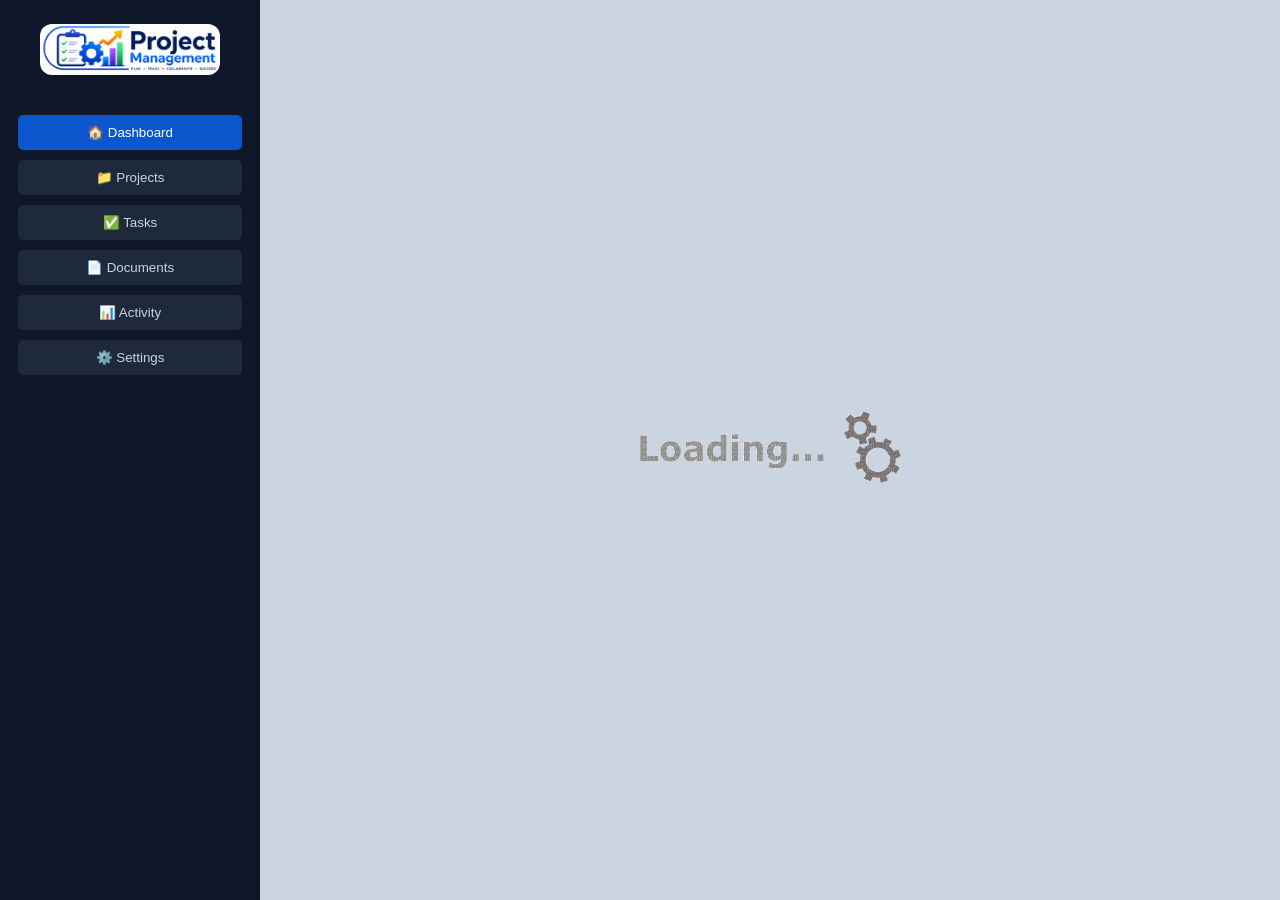
<file: index.html>
<!DOCTYPE html>
<html lang="id">
<head>
  <meta charset="UTF-8">
  <meta name="viewport" content="width=device-width, initial-scale=1.0">
  <title>Dashboard Project Management</title>

  <link rel="preconnect" href="https://fonts.googleapis.com">
  <link rel="preconnect" href="https://fonts.gstatic.com" crossorigin>
  <link href="https://fonts.googleapis.com/css2?family=Inter:wght@400;500;600;700&display=swap" rel="stylesheet">
  <link rel="stylesheet" href="./disk/css/main_style.css">
  <script src="./disk/js/main_script.js"></script>
  <!-- <script src="./disk/js/config.js"></script> -->
</head>
<body>

  <!-- SIDEBAR -->
  <aside class="sidebar">

    <div class="logo">
      <img src="./disk/img/icon_panjang.png" alt="Project Manager Logo">
    </div>

    <nav class="menu">
      <button onclick="loadPage(this,'dashboard')" class="active">🏠 Dashboard</button>
      <button onclick="loadPage(this,'project')">📁 Projects</button>
      <button onclick="loadPage(this,'task')">✅ Tasks</button>
      <button onclick="loadPage(this,'dokument')">📄 Documents</button>
      <button onclick="loadPage(this,'activity')">📊 Activity</button>
      <button onclick="loadPage(this,'setting')">⚙️ Settings</button>
    </nav>

  </aside>
  <aside class="loading" style="display: flex;">
    <img src="./disk/img/loading.gif" alt="">
  </aside>
  
  <div id="content"></div>
  <!-- script page  -->
  <script src="./disk/js/dashboard/dashboard.js"></script>
  <script src="./disk/js/project/project.js"></script>
  <script src="./disk/js/task/task.js"></script>
  <script src="./disk/js/dokument/dokument.js"></script>
  <script src="./disk/js/activity/activity.js"></script>
  <script src="./disk/js/setting/setting.js"></script>
  <script>console.log('start');</script>
  <script>
    async function  starUP(){
      const mc = new mainScript();
      await mc.init();
      const menu = {
        dashboard: new dashboard(mc),
        project: new project(mc),
        task: new task(mc),
        dokument: new dokument(mc),
        activity: new activity(mc),
        setting: new setting(mc)
      }
      return menu;
    }
    window.onload = async () => {
      window.menu = await starUP();
      // console.log(menu.dashboard.project);
      loadPage(document.querySelectorAll('.menu button')[0], 'dashboard');
    }
    async function loadPage(btnKlick, page) {
        const content = document.getElementById("content");
        const btnMenu = document.querySelectorAll(".menu button");
        // const mc = new MainScript();

        btnMenu.forEach(btn => btn.classList.remove("active"));
        btnKlick.classList.add("active");

        content.style.opacity = 0;

        setTimeout(async () => {
            const response = await fetch(`./pages/${page}/index.html`);
            const html = await response.text();

            content.innerHTML = html;
            content.style.opacity = 1;

            // await loadScriptOnce(`./disk/js/${page}/${page}.js`);
            if (typeof window.menu[`${page}`].init() === "function") {
                window.menu[`${page}`].init();
            }

        }, 200);
    }
  </script>
</body>
</html>
</file>
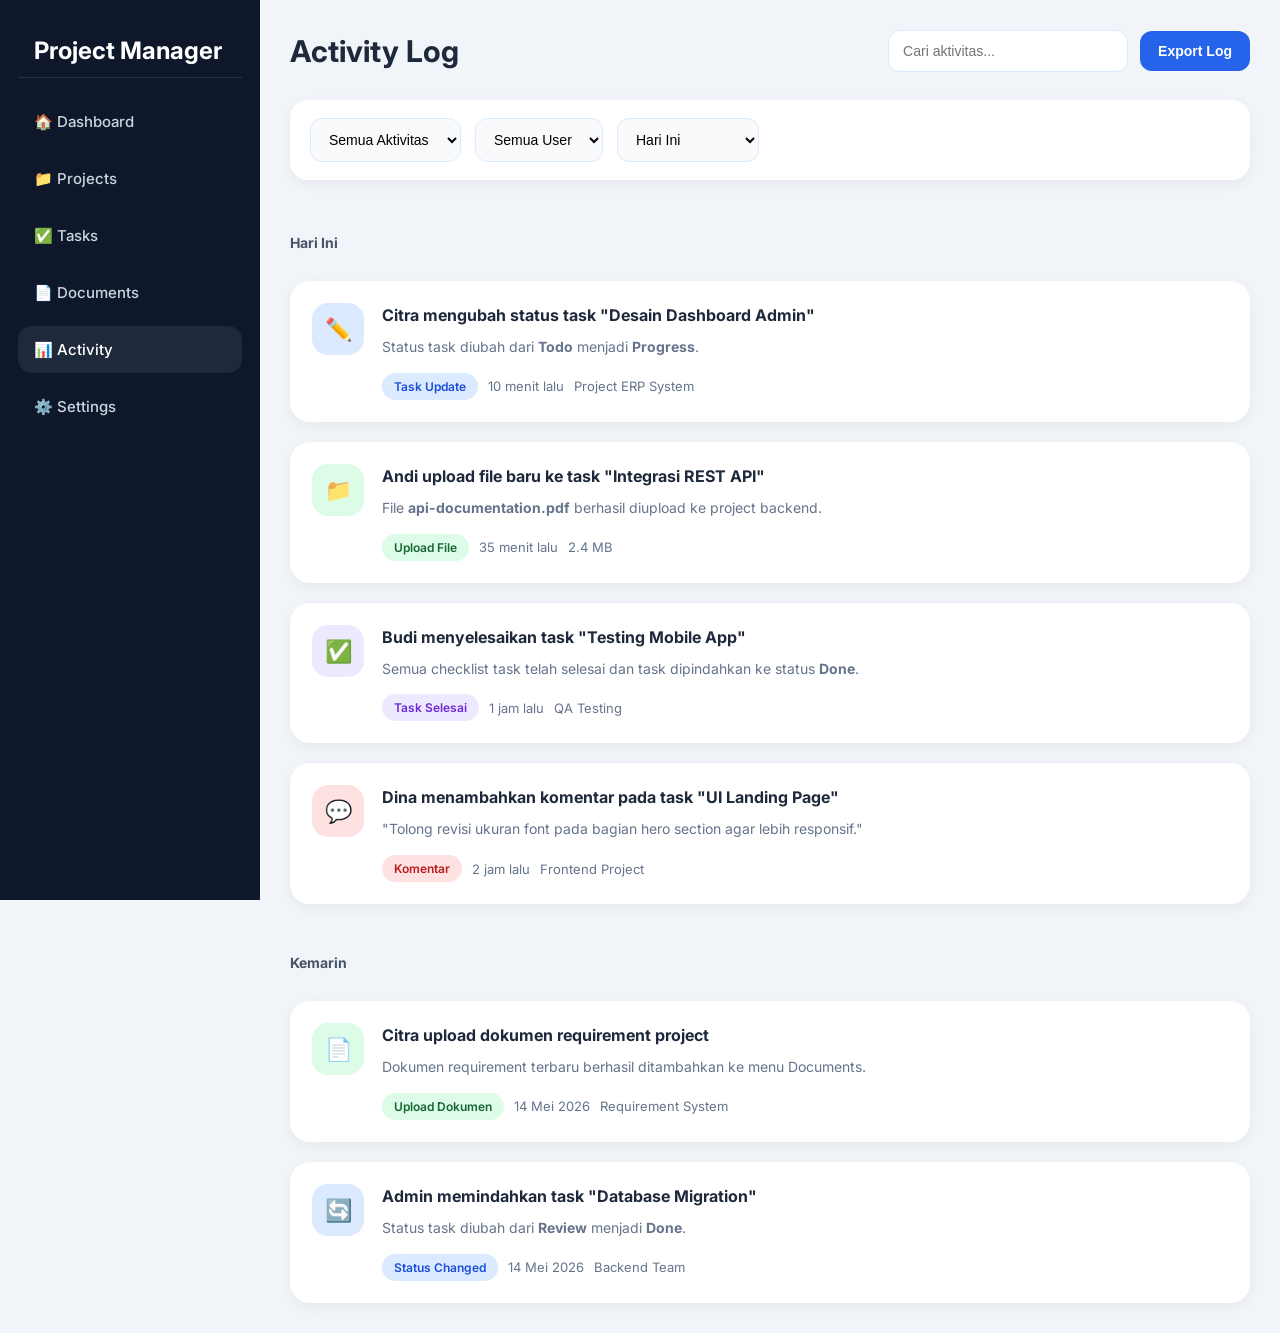
<file: avtivity.html>
<!DOCTYPE html>
<html lang="id">
<head>
  <meta charset="UTF-8">
  <meta name="viewport" content="width=device-width, initial-scale=1.0">
  <title>Activity Log - Project Management</title>

  <link rel="preconnect" href="https://fonts.googleapis.com">
  <link rel="preconnect" href="https://fonts.gstatic.com" crossorigin>

  <link href="https://fonts.googleapis.com/css2?family=Inter:wght@400;500;600;700&display=swap" rel="stylesheet">

  <style>

    *{
      margin:0;
      padding:0;
      box-sizing:border-box;
    }

    body{
      font-family:'Inter',sans-serif;
      background:#f1f5f9;
      color:#1e293b;
      display:flex;
      min-height:100vh;
    }

    /* =========================
       SIDEBAR
    ========================= */

    .sidebar{
      width:260px;
      background:#0f172a;
      color:white;
      padding:24px 18px;
      position:fixed;
      left:0;
      top:0;
      height:100vh;
    }

    .logo{
      font-size:24px;
      font-weight:700;
      padding:12px 16px;
      border-bottom:1px solid rgba(255,255,255,0.1);
      margin-bottom:20px;
    }

    .menu{
      display:flex;
      flex-direction:column;
      gap:10px;
    }

    .menu a{
      text-decoration:none;
      color:#cbd5e1;
      padding:14px 16px;
      border-radius:14px;
      transition:0.2s;
      font-size:15px;
      font-weight:500;
      display:flex;
      align-items:center;
      gap:12px;
    }

    .menu a:hover,
    .menu a.active{
      background:#1e293b;
      color:#fff;
    }

    /* =========================
       MAIN
    ========================= */

    .main{
      margin-left:260px;
      flex:1;
      padding:30px;
    }

    .topbar{
      display:flex;
      justify-content:space-between;
      align-items:center;
      margin-bottom:28px;
    }

    .topbar h1{
      font-size:30px;
      font-weight:700;
    }

    .topbar-right{
      display:flex;
      gap:12px;
      align-items:center;
    }

    .search{
      padding:12px 14px;
      border-radius:12px;
      border:1px solid #dbeafe;
      background:white;
      min-width:240px;
      outline:none;
      font-size:14px;
    }

    .btn{
      background:#2563eb;
      color:white;
      border:none;
      padding:12px 18px;
      border-radius:12px;
      cursor:pointer;
      font-size:14px;
      font-weight:600;
      transition:0.2s;
    }

    .btn:hover{
      background:#1d4ed8;
    }

    /* =========================
       FILTER
    ========================= */

    .filter-bar{
      background:white;
      padding:18px 20px;
      border-radius:18px;
      margin-bottom:24px;
      display:flex;
      gap:14px;
      flex-wrap:wrap;
      box-shadow:0 4px 14px rgba(0,0,0,0.05);
    }

    .filter-bar select{
      padding:12px 14px;
      border-radius:12px;
      border:1px solid #dbeafe;
      background:#f8fafc;
      font-size:14px;
      outline:none;
    }

    /* =========================
       ACTIVITY LOG
    ========================= */

    .activity-wrapper{
      display:flex;
      flex-direction:column;
      gap:20px;
    }

    .activity-card{
      background:white;
      border-radius:20px;
      padding:22px;
      box-shadow:0 4px 14px rgba(0,0,0,0.05);
      display:flex;
      gap:18px;
      align-items:flex-start;
    }

    .activity-icon{
      width:52px;
      height:52px;
      border-radius:16px;
      display:flex;
      align-items:center;
      justify-content:center;
      font-size:22px;
      flex-shrink:0;
    }

    .task-update{
      background:#dbeafe;
    }

    .file-upload{
      background:#dcfce7;
    }

    .task-done{
      background:#ede9fe;
    }

    .comment{
      background:#fee2e2;
    }

    .activity-content{
      flex:1;
    }

    .activity-title{
      font-size:16px;
      font-weight:700;
      margin-bottom:8px;
      line-height:1.5;
    }

    .activity-desc{
      font-size:14px;
      color:#64748b;
      line-height:1.7;
      margin-bottom:14px;
    }

    .activity-meta{
      display:flex;
      flex-wrap:wrap;
      gap:10px;
      align-items:center;
      font-size:13px;
      color:#64748b;
    }

    .badge{
      padding:6px 12px;
      border-radius:999px;
      font-size:12px;
      font-weight:600;
    }

    .blue{
      background:#dbeafe;
      color:#1d4ed8;
    }

    .green{
      background:#dcfce7;
      color:#166534;
    }

    .purple{
      background:#ede9fe;
      color:#6d28d9;
    }

    .red{
      background:#fee2e2;
      color:#b91c1c;
    }

    /* =========================
       TIMELINE
    ========================= */

    .timeline-date{
      margin:30px 0 10px;
      font-size:14px;
      font-weight:700;
      color:#475569;
    }

    /* =========================
       MOBILE
    ========================= */

    @media(max-width:900px){

      body{
        flex-direction:column;
      }

      .sidebar{
        position:relative;
        width:100%;
        height:auto;
      }

      .main{
        margin-left:0;
      }

      .topbar{
        flex-direction:column;
        align-items:flex-start;
        gap:16px;
      }

      .topbar-right{
        width:100%;
        flex-direction:column;
      }

      .search{
        width:100%;
      }

      .activity-card{
        flex-direction:column;
      }

    }

  </style>
</head>
<body>

  <!-- SIDEBAR -->
  <aside class="sidebar">

    <div class="logo">
      Project Manager
    </div>

    <nav class="menu">
      <a href="#">🏠 Dashboard</a>
      <a href="#">📁 Projects</a>
      <a href="#">✅ Tasks</a>
      <a href="#">📄 Documents</a>
      <a href="#" class="active">📊 Activity</a>
      <a href="#">⚙️ Settings</a>
    </nav>

  </aside>

  <!-- MAIN -->
  <main class="main">

    <!-- TOPBAR -->
    <div class="topbar">

      <h1>Activity Log</h1>

      <div class="topbar-right">

        <input 
          type="text" 
          class="search"
          placeholder="Cari aktivitas..."
        >

        <button class="btn">
          Export Log
        </button>

      </div>

    </div>

    <!-- FILTER -->
    <section class="filter-bar">

      <select>
        <option>Semua Aktivitas</option>
        <option>Task Update</option>
        <option>Upload File</option>
        <option>Task Selesai</option>
        <option>Komentar</option>
      </select>

      <select>
        <option>Semua User</option>
        <option>Andi</option>
        <option>Budi</option>
        <option>Citra</option>
        <option>Dina</option>
      </select>

      <select>
        <option>Hari Ini</option>
        <option>7 Hari Terakhir</option>
        <option>Bulan Ini</option>
      </select>

    </section>

    <!-- ACTIVITY -->
    <section class="activity-wrapper">

      <div class="timeline-date">
        Hari Ini
      </div>

      <!-- ACTIVITY ITEM -->
      <div class="activity-card">

        <div class="activity-icon task-update">
          ✏️
        </div>

        <div class="activity-content">

          <div class="activity-title">
            Citra mengubah status task "Desain Dashboard Admin"
          </div>

          <div class="activity-desc">
            Status task diubah dari <b>Todo</b> menjadi <b>Progress</b>.
          </div>

          <div class="activity-meta">
            <span class="badge blue">Task Update</span>
            <span>10 menit lalu</span>
            <span>Project ERP System</span>
          </div>

        </div>

      </div>

      <!-- ACTIVITY ITEM -->
      <div class="activity-card">

        <div class="activity-icon file-upload">
          📁
        </div>

        <div class="activity-content">

          <div class="activity-title">
            Andi upload file baru ke task "Integrasi REST API"
          </div>

          <div class="activity-desc">
            File <b>api-documentation.pdf</b> berhasil diupload ke project backend.
          </div>

          <div class="activity-meta">
            <span class="badge green">Upload File</span>
            <span>35 menit lalu</span>
            <span>2.4 MB</span>
          </div>

        </div>

      </div>

      <!-- ACTIVITY ITEM -->
      <div class="activity-card">

        <div class="activity-icon task-done">
          ✅
        </div>

        <div class="activity-content">

          <div class="activity-title">
            Budi menyelesaikan task "Testing Mobile App"
          </div>

          <div class="activity-desc">
            Semua checklist task telah selesai dan task dipindahkan ke status <b>Done</b>.
          </div>

          <div class="activity-meta">
            <span class="badge purple">Task Selesai</span>
            <span>1 jam lalu</span>
            <span>QA Testing</span>
          </div>

        </div>

      </div>

      <!-- ACTIVITY ITEM -->
      <div class="activity-card">

        <div class="activity-icon comment">
          💬
        </div>

        <div class="activity-content">

          <div class="activity-title">
            Dina menambahkan komentar pada task "UI Landing Page"
          </div>

          <div class="activity-desc">
            "Tolong revisi ukuran font pada bagian hero section agar lebih responsif."
          </div>

          <div class="activity-meta">
            <span class="badge red">Komentar</span>
            <span>2 jam lalu</span>
            <span>Frontend Project</span>
          </div>

        </div>

      </div>

      <!-- TIMELINE -->
      <div class="timeline-date">
        Kemarin
      </div>

      <!-- ACTIVITY ITEM -->
      <div class="activity-card">

        <div class="activity-icon file-upload">
          📄
        </div>

        <div class="activity-content">

          <div class="activity-title">
            Citra upload dokumen requirement project
          </div>

          <div class="activity-desc">
            Dokumen requirement terbaru berhasil ditambahkan ke menu Documents.
          </div>

          <div class="activity-meta">
            <span class="badge green">Upload Dokumen</span>
            <span>14 Mei 2026</span>
            <span>Requirement System</span>
          </div>

        </div>

      </div>

      <!-- ACTIVITY ITEM -->
      <div class="activity-card">

        <div class="activity-icon task-update">
          🔄
        </div>

        <div class="activity-content">

          <div class="activity-title">
            Admin memindahkan task "Database Migration"
          </div>

          <div class="activity-desc">
            Status task diubah dari <b>Review</b> menjadi <b>Done</b>.
          </div>

          <div class="activity-meta">
            <span class="badge blue">Status Changed</span>
            <span>14 Mei 2026</span>
            <span>Backend Team</span>
          </div>

        </div>

      </div>

    </section>

  </main>

</body>
</html>
</file>
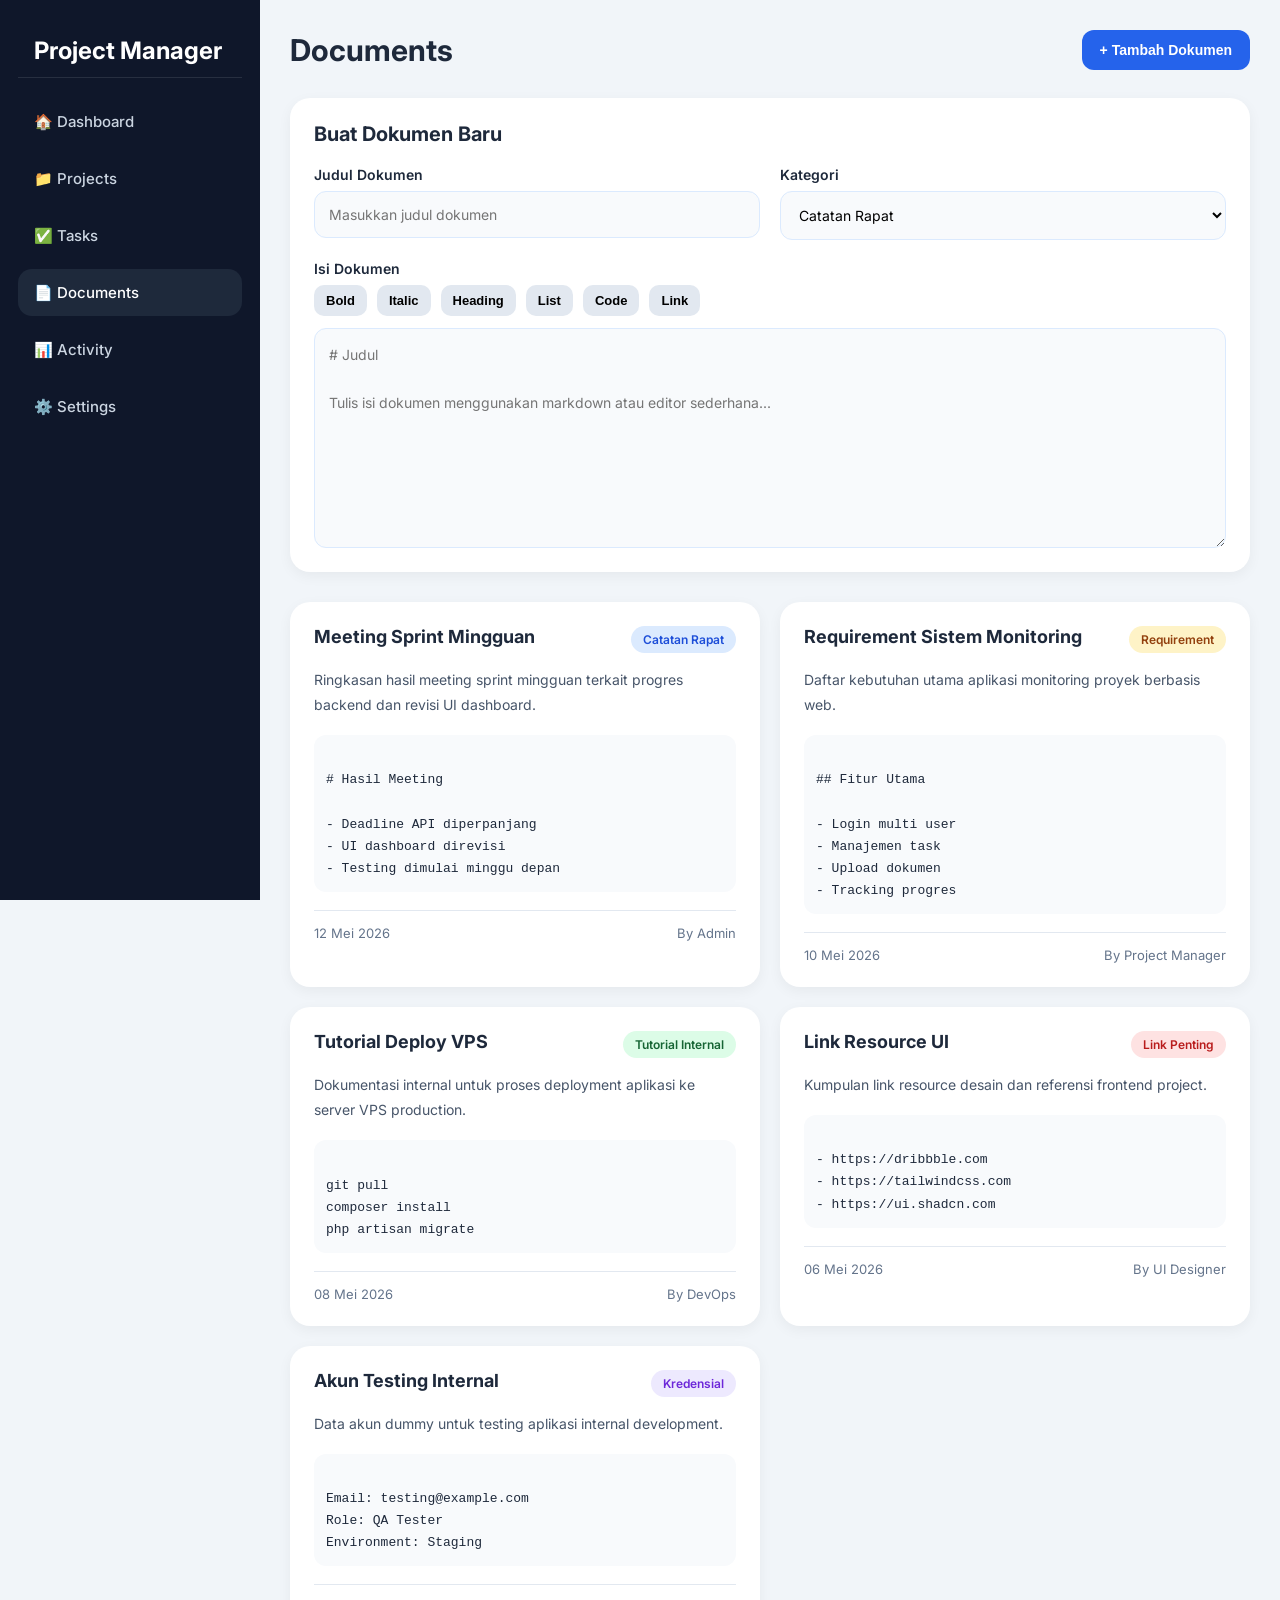
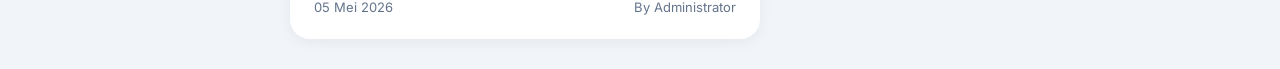
<file: dokument.html>
<!DOCTYPE html>
<html lang="id">
<head>
  <meta charset="UTF-8">
  <meta name="viewport" content="width=device-width, initial-scale=1.0">
  <title>Documents - Project Management</title>

  <link rel="preconnect" href="https://fonts.googleapis.com">
  <link rel="preconnect" href="https://fonts.gstatic.com" crossorigin>

  <link href="https://fonts.googleapis.com/css2?family=Inter:wght@400;500;600;700&display=swap" rel="stylesheet">

  <style>

    *{
      margin:0;
      padding:0;
      box-sizing:border-box;
    }

    body{
      font-family:'Inter',sans-serif;
      background:#f1f5f9;
      color:#1e293b;
      display:flex;
      min-height:100vh;
    }

    /* =========================
       SIDEBAR
    ========================= */

    .sidebar{
      width:260px;
      background:#0f172a;
      color:#fff;
      padding:24px 18px;
      position:fixed;
      left:0;
      top:0;
      height:100vh;
    }

    .logo{
      font-size:24px;
      font-weight:700;
      padding:12px 16px;
      border-bottom:1px solid rgba(255,255,255,0.1);
      margin-bottom:20px;
    }

    .menu{
      display:flex;
      flex-direction:column;
      gap:10px;
    }

    .menu a{
      text-decoration:none;
      color:#cbd5e1;
      padding:14px 16px;
      border-radius:14px;
      transition:0.2s;
      font-size:15px;
      font-weight:500;
      display:flex;
      align-items:center;
      gap:12px;
    }

    .menu a:hover,
    .menu a.active{
      background:#1e293b;
      color:#fff;
    }

    /* =========================
       MAIN
    ========================= */

    .main{
      margin-left:260px;
      flex:1;
      padding:30px;
    }

    .topbar{
      display:flex;
      justify-content:space-between;
      align-items:center;
      margin-bottom:28px;
    }

    .topbar h1{
      font-size:30px;
      font-weight:700;
    }

    .btn{
      background:#2563eb;
      color:#fff;
      border:none;
      padding:12px 18px;
      border-radius:12px;
      cursor:pointer;
      font-size:14px;
      font-weight:600;
      transition:0.2s;
    }

    .btn:hover{
      background:#1d4ed8;
    }

    /* =========================
       DOCUMENT FORM
    ========================= */

    .document-form{
      background:#fff;
      border-radius:20px;
      padding:24px;
      box-shadow:0 4px 14px rgba(0,0,0,0.05);
      margin-bottom:30px;
    }

    .document-form h2{
      margin-bottom:20px;
      font-size:20px;
    }

    .form-grid{
      display:grid;
      grid-template-columns:1fr 1fr;
      gap:20px;
    }

    .form-group{
      display:flex;
      flex-direction:column;
    }

    .form-group.full{
      grid-column:1 / -1;
    }

    label{
      margin-bottom:8px;
      font-size:14px;
      font-weight:600;
    }

    input,
    select,
    textarea{
      border:1px solid #dbeafe;
      background:#f8fafc;
      border-radius:12px;
      padding:14px;
      font-size:14px;
      font-family:'Inter',sans-serif;
      outline:none;
    }

    textarea{
      min-height:220px;
      resize:vertical;
      line-height:1.7;
    }

    .editor-toolbar{
      display:flex;
      gap:10px;
      margin-bottom:12px;
      flex-wrap:wrap;
    }

    .editor-toolbar button{
      border:none;
      background:#e2e8f0;
      padding:8px 12px;
      border-radius:10px;
      cursor:pointer;
      font-size:13px;
      font-weight:600;
    }

    /* =========================
       DOCUMENT LIST
    ========================= */

    .document-list{
      display:grid;
      grid-template-columns:repeat(auto-fit,minmax(340px,1fr));
      gap:20px;
    }

    .document-card{
      background:#fff;
      border-radius:20px;
      padding:24px;
      box-shadow:0 4px 14px rgba(0,0,0,0.05);
    }

    .document-header{
      display:flex;
      justify-content:space-between;
      align-items:flex-start;
      gap:12px;
      margin-bottom:14px;
    }

    .document-title{
      font-size:18px;
      font-weight:700;
    }

    .category{
      padding:6px 12px;
      border-radius:999px;
      font-size:12px;
      font-weight:600;
      white-space:nowrap;
    }

    .meeting{
      background:#dbeafe;
      color:#1d4ed8;
    }

    .requirement{
      background:#fef3c7;
      color:#92400e;
    }

    .tutorial{
      background:#dcfce7;
      color:#166534;
    }

    .credential{
      background:#ede9fe;
      color:#6d28d9;
    }

    .links{
      background:#fee2e2;
      color:#b91c1c;
    }

    .document-content{
      font-size:14px;
      line-height:1.8;
      color:#475569;
      margin-bottom:18px;
    }

    .markdown{
      background:#f8fafc;
      padding:12px;
      border-radius:12px;
      margin-top:10px;
      font-family:monospace;
      font-size:13px;
      white-space:pre-line;
      line-height:1.7;
    }

    .document-footer{
      border-top:1px solid #e2e8f0;
      padding-top:14px;
      margin-top:18px;
      display:flex;
      justify-content:space-between;
      font-size:13px;
      color:#64748b;
    }

    /* =========================
       MOBILE
    ========================= */

    @media(max-width:660px){

      body{
        flex-direction:column;
      }

      .sidebar{
        position:relative;
        width:100%;
        height:auto;
      }

      .main{
        margin-left:0;
      }

      .form-grid{
        grid-template-columns:1fr;
      }

    }

  </style>
</head>
<body>

  <!-- SIDEBAR -->
  <aside class="sidebar">

    <div class="logo">
      Project Manager
    </div>

    <nav class="menu">
      <a href="#">🏠 Dashboard</a>
      <a href="#">📁 Projects</a>
      <a href="#">✅ Tasks</a>
      <a href="#" class="active">📄 Documents</a>
      <a href="#">📊 Activity</a>
      <a href="#">⚙️ Settings</a>
    </nav>

  </aside>

  <!-- MAIN -->
  <main class="main">

    <!-- TOPBAR -->
    <div class="topbar">

      <h1>Documents</h1>

      <button class="btn">
        + Tambah Dokumen
      </button>

    </div>

    <!-- FORM -->
    <section class="document-form">

      <h2>Buat Dokumen Baru</h2>

      <form>

        <div class="form-grid">

          <div class="form-group">
            <label>Judul Dokumen</label>

            <input type="text" placeholder="Masukkan judul dokumen">
          </div>

          <div class="form-group">

            <label>Kategori</label>

            <select>
              <option>Catatan Rapat</option>
              <option>Requirement</option>
              <option>Link Penting</option>
              <option>Tutorial Internal</option>
              <option>Kredensial Non-Sensitif</option>
            </select>

          </div>

          <div class="form-group full">

            <label>Isi Dokumen</label>

            <div class="editor-toolbar">
              <button type="button">Bold</button>
              <button type="button">Italic</button>
              <button type="button">Heading</button>
              <button type="button">List</button>
              <button type="button">Code</button>
              <button type="button">Link</button>
            </div>

            <textarea placeholder="# Judul

Tulis isi dokumen menggunakan markdown atau editor sederhana..."></textarea>

          </div>

        </div>

      </form>

    </section>

    <!-- DOCUMENT LIST -->
    <section class="document-list">

      <!-- CARD -->
      <div class="document-card">

        <div class="document-header">

          <div class="document-title">
            Meeting Sprint Mingguan
          </div>

          <span class="category meeting">
            Catatan Rapat
          </span>

        </div>

        <div class="document-content">
          Ringkasan hasil meeting sprint mingguan terkait progres backend dan revisi UI dashboard.
        </div>

        <div class="markdown">
# Hasil Meeting

- Deadline API diperpanjang
- UI dashboard direvisi
- Testing dimulai minggu depan
        </div>

        <div class="document-footer">
          <div>12 Mei 2026</div>
          <div>By Admin</div>
        </div>

      </div>

      <!-- CARD -->
      <div class="document-card">

        <div class="document-header">

          <div class="document-title">
            Requirement Sistem Monitoring
          </div>

          <span class="category requirement">
            Requirement
          </span>

        </div>

        <div class="document-content">
          Daftar kebutuhan utama aplikasi monitoring proyek berbasis web.
        </div>

        <div class="markdown">
## Fitur Utama

- Login multi user
- Manajemen task
- Upload dokumen
- Tracking progres
        </div>

        <div class="document-footer">
          <div>10 Mei 2026</div>
          <div>By Project Manager</div>
        </div>

      </div>

      <!-- CARD -->
      <div class="document-card">

        <div class="document-header">

          <div class="document-title">
            Tutorial Deploy VPS
          </div>

          <span class="category tutorial">
            Tutorial Internal
          </span>

        </div>

        <div class="document-content">
          Dokumentasi internal untuk proses deployment aplikasi ke server VPS production.
        </div>

        <div class="markdown">
git pull
composer install
php artisan migrate
        </div>

        <div class="document-footer">
          <div>08 Mei 2026</div>
          <div>By DevOps</div>
        </div>

      </div>

      <!-- CARD -->
      <div class="document-card">

        <div class="document-header">

          <div class="document-title">
            Link Resource UI
          </div>

          <span class="category links">
            Link Penting
          </span>

        </div>

        <div class="document-content">
          Kumpulan link resource desain dan referensi frontend project.
        </div>

        <div class="markdown">
- https://dribbble.com
- https://tailwindcss.com
- https://ui.shadcn.com
        </div>

        <div class="document-footer">
          <div>06 Mei 2026</div>
          <div>By UI Designer</div>
        </div>

      </div>

      <!-- CARD -->
      <div class="document-card">

        <div class="document-header">

          <div class="document-title">
            Akun Testing Internal
          </div>

          <span class="category credential">
            Kredensial
          </span>

        </div>

        <div class="document-content">
          Data akun dummy untuk testing aplikasi internal development.
        </div>

        <div class="markdown">
Email: testing@example.com
Role: QA Tester
Environment: Staging
        </div>

        <div class="document-footer">
          <div>05 Mei 2026</div>
          <div>By Administrator</div>
        </div>

      </div>

    </section>

  </main>

</body>
</html>
</file>
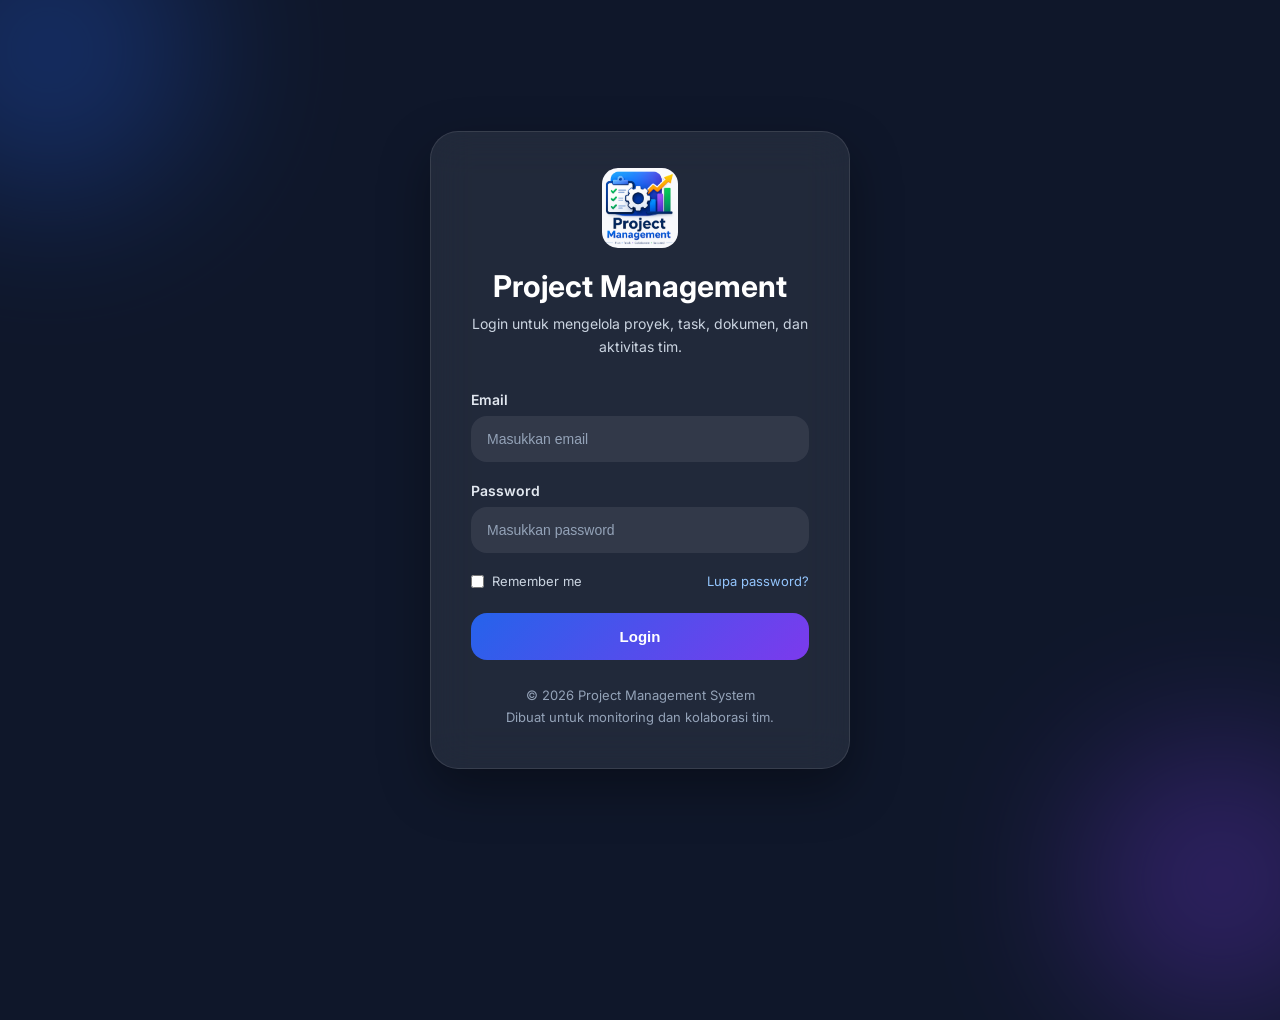
<file: login.html>
<!DOCTYPE html>
<html lang="id">
<head>
  <meta charset="UTF-8">
  <meta name="viewport" content="width=device-width, initial-scale=1.0">

  <title>Login - Project Management</title>

  <link rel="preconnect" href="https://fonts.googleapis.com">
  <link rel="preconnect" href="https://fonts.gstatic.com" crossorigin>

  <link href="https://fonts.googleapis.com/css2?family=Inter:wght@400;500;600;700&display=swap" rel="stylesheet">

  <style>

    *{
      margin:0;
      padding:0;
      box-sizing:border-box;
    }

    body{
      font-family:'Inter',sans-serif;
      background:#0f172a;
      min-height:100vh;
      display:flex;
      align-items:center;
      justify-content:center;
      padding:20px;
      overflow:hidden;
      position:relative;
    }

    /* =========================
       BACKGROUND
    ========================= */

    .bg-circle{
      position:absolute;
      border-radius:50%;
      filter:blur(80px);
      opacity:0.3;
      z-index:1;
    }

    .bg-circle.one{
      width:300px;
      height:300px;
      background:#2563eb;
      top:-100px;
      left:-100px;
    }

    .bg-circle.two{
      width:280px;
      height:280px;
      background:#7c3aed;
      bottom:-120px;
      right:-80px;
    }

    /* =========================
       LOGIN CARD
    ========================= */

    .login-wrapper{
      width:100%;
      max-width:420px;
      position:relative;
      z-index:2;
    }

    .login-card{
      background:rgba(255,255,255,0.08);
      backdrop-filter:blur(20px);
      border:1px solid rgba(255,255,255,0.1);
      border-radius:28px;
      padding:40px;
      box-shadow:0 20px 50px rgba(0,0,0,0.35);
    }

    .logo{
      width:72px;
      height:72px;
      border-radius:22px;
      display:flex;
      align-items:center;
      justify-content:center;
      font-size:30px;
      margin:0 auto 24px;
      color:white;
      font-weight:700;
    }
    .logo img{
      width: 80px;
      height: 80px;
      border-radius: 16px;
    }

    .title{
      text-align:center;
      color:white;
      margin-bottom:8px;
      font-size:30px;
      font-weight:700;
    }

    .subtitle{
      text-align:center;
      color:#cbd5e1;
      font-size:14px;
      margin-bottom:32px;
      line-height:1.7;
    }

    /* =========================
       FORM
    ========================= */

    .form-group{
      margin-bottom:20px;
    }

    .form-group label{
      display:block;
      color:#e2e8f0;
      font-size:14px;
      font-weight:600;
      margin-bottom:8px;
    }

    .input-box{
      position:relative;
    }

    .input-box input{
      width:100%;
      padding:15px 16px;
      border:none;
      border-radius:16px;
      background:rgba(255,255,255,0.08);
      color:white;
      font-size:14px;
      outline:none;
      transition:0.2s;
    }

    .input-box input::placeholder{
      color:#94a3b8;
    }

    .input-box input:focus{
      background:rgba(255,255,255,0.12);
      border:1px solid rgba(255,255,255,0.1);
    }

    /* =========================
       OPTIONS
    ========================= */

    .options{
      display:flex;
      justify-content:space-between;
      align-items:center;
      margin-bottom:24px;
      flex-wrap:wrap;
      gap:10px;
    }

    .remember{
      display:flex;
      align-items:center;
      gap:8px;
      color:#cbd5e1;
      font-size:13px;
    }

    .remember input{
      accent-color:#2563eb;
    }

    .forgot{
      color:#93c5fd;
      font-size:13px;
      text-decoration:none;
    }

    /* =========================
       BUTTON
    ========================= */

    .btn-login{
      width:100%;
      border:none;
      background:linear-gradient(135deg,#2563eb,#7c3aed);
      color:white;
      padding:15px;
      border-radius:16px;
      font-size:15px;
      font-weight:600;
      cursor:pointer;
      transition:0.25s;
    }

    .btn-login:hover{
      transform:translateY(-2px);
      box-shadow:0 12px 24px rgba(37,99,235,0.35);
    }

    /* =========================
       FOOTER
    ========================= */

    .footer{
      text-align:center;
      color:#94a3b8;
      font-size:13px;
      margin-top:24px;
      line-height:1.7;
    }

    .footer a{
      color:#93c5fd;
      text-decoration:none;
      font-weight:600;
    }

    /* =========================
       MOBILE
    ========================= */

    @media(max-width:500px){

      .login-card{
        padding:30px 24px;
      }

      .title{
        font-size:26px;
      }

    }

  </style>
</head>
<body>

  <!-- BACKGROUND -->
  <div class="bg-circle one"></div>
  <div class="bg-circle two"></div>

  <!-- LOGIN -->
  <div class="login-wrapper">

    <div class="login-card">

      <!-- LOGO -->
      <div class="logo">
        <img src="./disk/img/icon_kotak.png" alt="Project Manager Logo">
      </div>

      <!-- TITLE -->
      <h1 class="title">
        Project Management
      </h1>

      <p class="subtitle">
        Login untuk mengelola proyek, task, dokumen, dan aktivitas tim.
      </p>

      <!-- FORM -->
      <form>

        <!-- EMAIL -->
        <div class="form-group">

          <label>Email</label>

          <div class="input-box">
            <input 
              type="email"
              placeholder="Masukkan email"
            >
          </div>

        </div>

        <!-- PASSWORD -->
        <div class="form-group">

          <label>Password</label>

          <div class="input-box">
            <input 
              type="password"
              placeholder="Masukkan password"
            >
          </div>

        </div>

        <!-- OPTIONS -->
        <div class="options">

          <label class="remember">
            <input type="checkbox">
            Remember me
          </label>

          <a href="#" class="forgot">
            Lupa password?
          </a>

        </div>

        <!-- BUTTON -->
        <a href="./pages/dashboard/">
          <button type="button" class="btn-login">
            Login
          </button>
        </a>
      </form>

      <!-- FOOTER -->
      <div class="footer">
        © 2026 Project Management System <br>
        Dibuat untuk monitoring dan kolaborasi tim.
      </div>

    </div>

  </div>

</body>
</html>
</file>
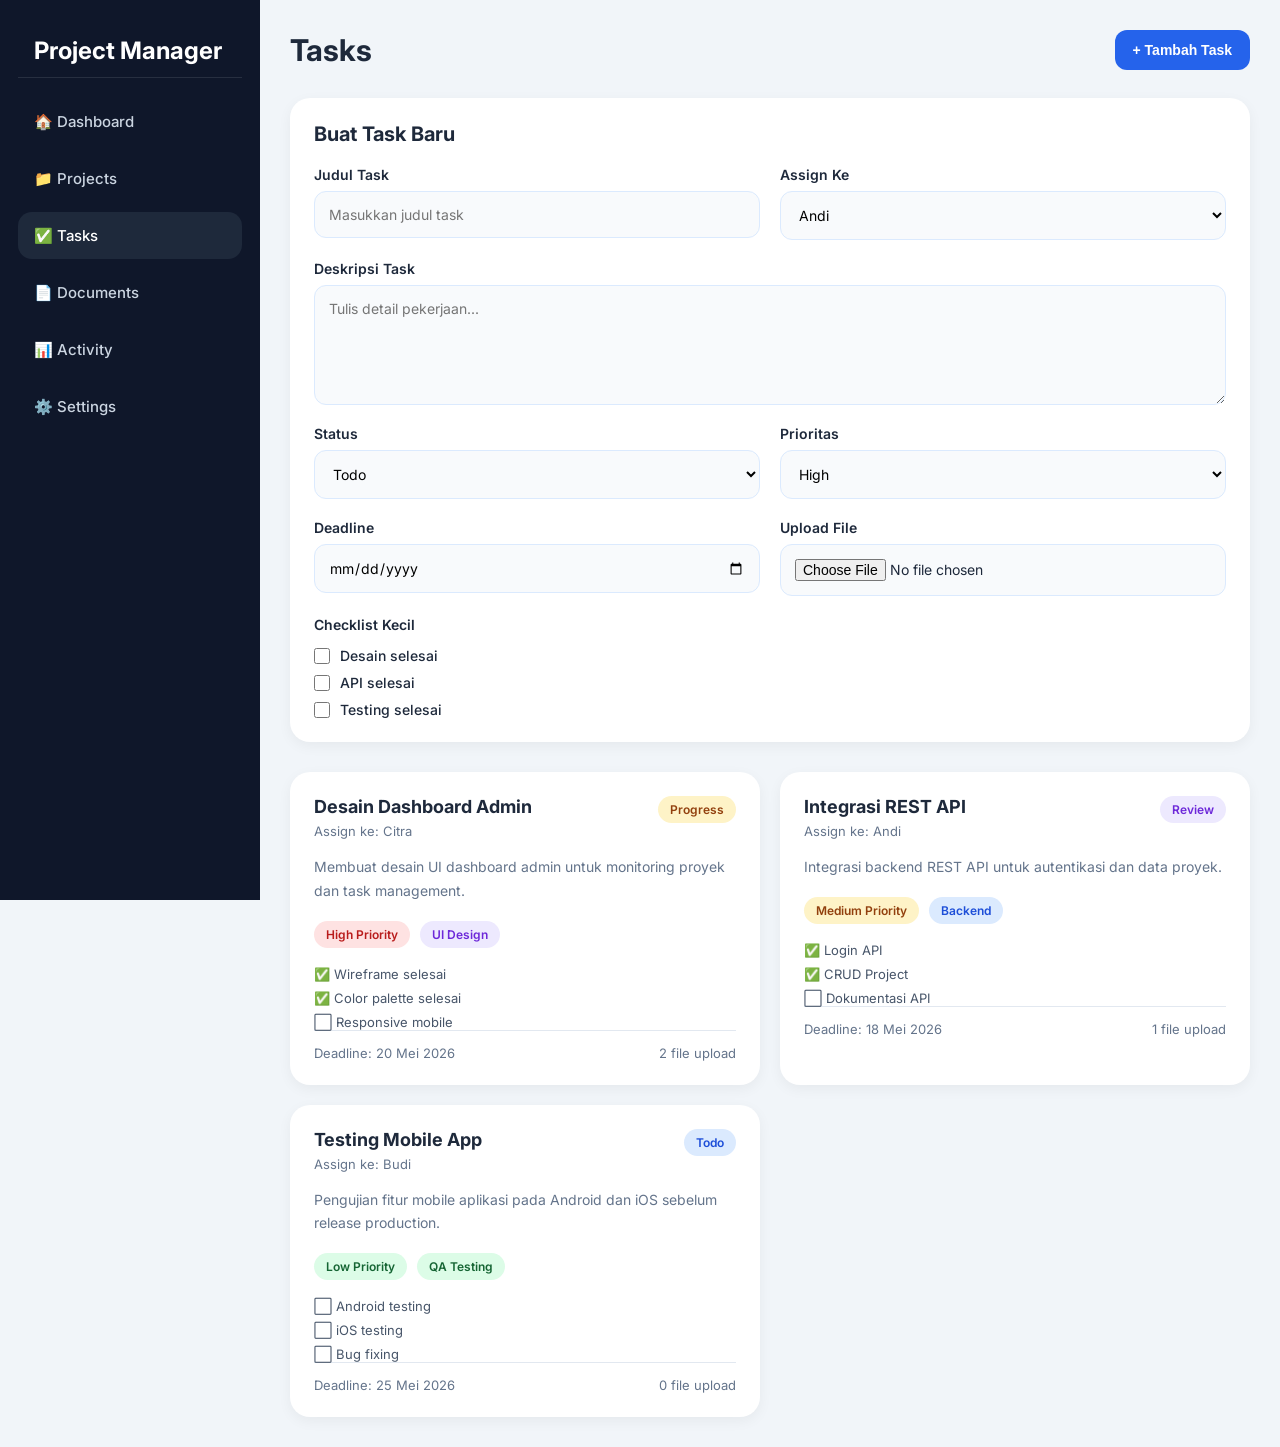
<file: task.html>
<!DOCTYPE html>
<html lang="id">
<head>
  <meta charset="UTF-8">
  <meta name="viewport" content="width=device-width, initial-scale=1.0">
  <title>Tasks - Project Management</title>

  <link rel="preconnect" href="https://fonts.googleapis.com">
  <link rel="preconnect" href="https://fonts.gstatic.com" crossorigin>
  <link href="https://fonts.googleapis.com/css2?family=Inter:wght@400;500;600;700&display=swap" rel="stylesheet">

  <style>

    *{
      margin:0;
      padding:0;
      box-sizing:border-box;
    }

    body{
      font-family:'Inter',sans-serif;
      background:#f1f5f9;
      color:#1e293b;
      display:flex;
      min-height:100vh;
    }

    /* =========================
       SIDEBAR
    ========================= */

    .sidebar{
      width:260px;
      background:#0f172a;
      color:white;
      padding:24px 18px;
      position:fixed;
      left:0;
      top:0;
      height:100vh;
    }

    .logo{
      font-size:24px;
      font-weight:700;
      padding:12px 16px;
      border-bottom:1px solid rgba(255,255,255,0.1);
      margin-bottom:20px;
    }

    .menu{
      display:flex;
      flex-direction:column;
      gap:10px;
    }

    .menu a{
      text-decoration:none;
      color:#cbd5e1;
      padding:14px 16px;
      border-radius:14px;
      transition:0.2s;
      font-size:15px;
      font-weight:500;
      display:flex;
      align-items:center;
      gap:12px;
    }

    .menu a:hover,
    .menu a.active{
      background:#1e293b;
      color:#fff;
    }

    /* =========================
       MAIN
    ========================= */

    .main{
      margin-left:260px;
      flex:1;
      padding:30px;
    }

    .topbar{
      display:flex;
      justify-content:space-between;
      align-items:center;
      margin-bottom:28px;
    }

    .topbar h1{
      font-size:30px;
      font-weight:700;
    }

    .btn{
      background:#2563eb;
      color:white;
      border:none;
      padding:12px 18px;
      border-radius:12px;
      font-size:14px;
      font-weight:600;
      cursor:pointer;
      transition:0.2s;
    }

    .btn:hover{
      background:#1d4ed8;
    }

    /* =========================
       FORM
    ========================= */

    .task-form{
      background:white;
      border-radius:20px;
      padding:24px;
      box-shadow:0 4px 14px rgba(0,0,0,0.05);
      margin-bottom:30px;
    }

    .task-form h2{
      margin-bottom:20px;
      font-size:20px;
    }

    .form-grid{
      display:grid;
      grid-template-columns:1fr 1fr;
      gap:20px;
    }

    .form-group{
      display:flex;
      flex-direction:column;
    }

    .form-group.full{
      grid-column:1 / -1;
    }

    label{
      margin-bottom:8px;
      font-size:14px;
      font-weight:600;
    }

    input,
    textarea,
    select{
      padding:14px;
      border-radius:12px;
      border:1px solid #dbeafe;
      background:#f8fafc;
      font-size:14px;
      font-family:'Inter',sans-serif;
      outline:none;
    }

    textarea{
      resize:vertical;
      min-height:120px;
    }

    .checklist{
      display:flex;
      flex-direction:column;
      gap:10px;
      margin-top:6px;
    }

    .checklist label{
      display:flex;
      align-items:center;
      gap:10px;
      font-weight:500;
      margin:0;
    }

    input[type="checkbox"]{
      width:16px;
      height:16px;
    }

    /* =========================
       TASK LIST
    ========================= */

    .task-list{
      display:grid;
      grid-template-columns:repeat(auto-fit,minmax(340px,1fr));
      gap:20px;
    }

    .task-card{
      background:white;
      border-radius:20px;
      padding:24px;
      box-shadow:0 4px 14px rgba(0,0,0,0.05);
    }

    .task-header{
      display:flex;
      justify-content:space-between;
      align-items:flex-start;
      margin-bottom:16px;
      gap:12px;
    }

    .task-title{
      font-size:18px;
      font-weight:700;
      margin-bottom:6px;
    }

    .task-member{
      font-size:13px;
      color:#64748b;
    }

    .task-desc{
      font-size:14px;
      color:#64748b;
      line-height:1.7;
      margin-bottom:18px;
    }

    .task-meta{
      display:flex;
      flex-wrap:wrap;
      gap:10px;
      margin-bottom:18px;
    }

    .badge{
      padding:6px 12px;
      border-radius:999px;
      font-size:12px;
      font-weight:600;
    }

    /* STATUS */

    .todo{
      background:#dbeafe;
      color:#1d4ed8;
    }

    .progress{
      background:#fef3c7;
      color:#92400e;
    }

    .review{
      background:#ede9fe;
      color:#6d28d9;
    }

    .done{
      background:#dcfce7;
      color:#166534;
    }

    /* PRIORITY */

    .high{
      background:#fee2e2;
      color:#b91c1c;
    }

    .medium{
      background:#fef3c7;
      color:#92400e;
    }

    .low{
      background:#dcfce7;
      color:#166534;
    }

    .task-footer{
      border-top:1px solid #e2e8f0;
      padding-top:14px;
      display:flex;
      justify-content:space-between;
      font-size:13px;
      color:#64748b;
    }

    .mini-checklist{
      margin-top:10px;
      display:flex;
      flex-direction:column;
      gap:8px;
    }

    .mini-checklist div{
      font-size:13px;
      color:#475569;
    }

    /* =========================
       MOBILE
    ========================= */

    @media(max-width:660px){

      body{
        flex-direction:column;
      }

      .sidebar{
        position:relative;
        width:100%;
        height:auto;
      }

      .main{
        margin-left:0;
      }

      .form-grid{
        grid-template-columns:1fr;
      }

    }

  </style>
</head>
<body>

  <!-- SIDEBAR -->
  <aside class="sidebar">

    <div class="logo">
      Project Manager
    </div>

    <nav class="menu">
      <a href="#">🏠 Dashboard</a>
      <a href="#">📁 Projects</a>
      <a href="#" class="active">✅ Tasks</a>
      <a href="#">📄 Documents</a>
      <a href="#">📊 Activity</a>
      <a href="#">⚙️ Settings</a>
    </nav>

  </aside>

  <!-- MAIN -->
  <main class="main">

    <!-- TOPBAR -->
    <div class="topbar">
      <h1>Tasks</h1>

      <button class="btn">
        + Tambah Task
      </button>
    </div>

    <!-- FORM -->
    <section class="task-form">

      <h2>Buat Task Baru</h2>

      <form>

        <div class="form-grid">

          <div class="form-group">
            <label>Judul Task</label>
            <input type="text" placeholder="Masukkan judul task">
          </div>

          <div class="form-group">
            <label>Assign Ke</label>

            <select>
              <option>Andi</option>
              <option>Budi</option>
              <option>Citra</option>
              <option>Dina</option>
            </select>
          </div>

          <div class="form-group full">
            <label>Deskripsi Task</label>

            <textarea placeholder="Tulis detail pekerjaan..."></textarea>
          </div>

          <div class="form-group">
            <label>Status</label>

            <select>
              <option>Todo</option>
              <option>Progress</option>
              <option>Review</option>
              <option>Done</option>
            </select>
          </div>

          <div class="form-group">
            <label>Prioritas</label>

            <select>
              <option>High</option>
              <option>Medium</option>
              <option>Low</option>
            </select>
          </div>

          <div class="form-group">
            <label>Deadline</label>
            <input type="date">
          </div>

          <div class="form-group">
            <label>Upload File</label>
            <input type="file">
          </div>

          <div class="form-group full">

            <label>Checklist Kecil</label>

            <div class="checklist">
              <label><input type="checkbox"> Desain selesai</label>
              <label><input type="checkbox"> API selesai</label>
              <label><input type="checkbox"> Testing selesai</label>
            </div>

          </div>

        </div>

      </form>

    </section>

    <!-- TASK LIST -->
    <section class="task-list">

      <!-- CARD -->
      <div class="task-card">

        <div class="task-header">

          <div>
            <div class="task-title">
              Desain Dashboard Admin
            </div>

            <div class="task-member">
              Assign ke: Citra
            </div>
          </div>

          <span class="badge progress">
            Progress
          </span>

        </div>

        <div class="task-desc">
          Membuat desain UI dashboard admin untuk monitoring proyek dan task management.
        </div>

        <div class="task-meta">
          <span class="badge high">High Priority</span>
          <span class="badge review">UI Design</span>
        </div>

        <div class="mini-checklist">
          <div>✅ Wireframe selesai</div>
          <div>✅ Color palette selesai</div>
          <div>⬜ Responsive mobile</div>
        </div>

        <div class="task-footer">
          <div>Deadline: 20 Mei 2026</div>
          <div>2 file upload</div>
        </div>

      </div>

      <!-- CARD -->
      <div class="task-card">

        <div class="task-header">

          <div>
            <div class="task-title">
              Integrasi REST API
            </div>

            <div class="task-member">
              Assign ke: Andi
            </div>
          </div>

          <span class="badge review">
            Review
          </span>

        </div>

        <div class="task-desc">
          Integrasi backend REST API untuk autentikasi dan data proyek.
        </div>

        <div class="task-meta">
          <span class="badge medium">Medium Priority</span>
          <span class="badge todo">Backend</span>
        </div>

        <div class="mini-checklist">
          <div>✅ Login API</div>
          <div>✅ CRUD Project</div>
          <div>⬜ Dokumentasi API</div>
        </div>

        <div class="task-footer">
          <div>Deadline: 18 Mei 2026</div>
          <div>1 file upload</div>
        </div>

      </div>

      <!-- CARD -->
      <div class="task-card">

        <div class="task-header">

          <div>
            <div class="task-title">
              Testing Mobile App
            </div>

            <div class="task-member">
              Assign ke: Budi
            </div>
          </div>

          <span class="badge todo">
            Todo
          </span>

        </div>

        <div class="task-desc">
          Pengujian fitur mobile aplikasi pada Android dan iOS sebelum release production.
        </div>

        <div class="task-meta">
          <span class="badge low">Low Priority</span>
          <span class="badge done">QA Testing</span>
        </div>

        <div class="mini-checklist">
          <div>⬜ Android testing</div>
          <div>⬜ iOS testing</div>
          <div>⬜ Bug fixing</div>
        </div>

        <div class="task-footer">
          <div>Deadline: 25 Mei 2026</div>
          <div>0 file upload</div>
        </div>

      </div>

    </section>

  </main>

</body>
</html>
</file>
<file: disk/css/main_style.css>
*{
    margin:0;
    padding:0;
    box-sizing:border-box;
}

body{
    font-family:'Inter',sans-serif;
    background:#f1f5f9;
    display:flex;
    min-height:100vh;
    color:#1e293b;
}

/* =========================
    LOADING
========================= */
.loading{
    position:fixed;
    top:0;
    right:0;
    width:calc(100vw - 260px);
    height:100%;
    background:#cbd5e1;
    display:none;
    align-items:center;
    justify-content:center;
    z-index:9999;
}

/* =========================
    SIDEBAR
========================= */

.sidebar{
    width:260px;
    background:#0f172a;
    color:white;
    padding:24px 18px;
    display:flex;
    flex-direction:column;
    gap:24px;
    position:fixed;
    top:0;
    left:0;
    height:100vh;
}

.logo{
    font-size:24px;
    font-weight:700;
    text-align:center;
}
.logo img{
    width:180px;
    border-radius:12px;
}


.menu{
    display:flex;
    flex-direction:column;
    gap:10px;
    margin-top:10px;
}
.menu button{
    padding: 10px;
    color: #cbd5e1;
    border-radius: 5px;
    background-color: #1e293b;
    border: none;
}
.menu a{
    text-decoration:none;
    color:#cbd5e1;
    padding:14px 16px;
    border-radius:14px;
    transition:0.2s ease;
    display:flex;
    align-items:center;
    gap:12px;
    font-size:15px;
    font-weight:500;
}

.menu button:hover,
.menu button.active{
    background:#0d57ce;
    color:#fff;
}

/* =========================
    MAIN CONTENT
========================= */
#content {
    transition: 0.2s;
    width: 100%;
}
.main{
    margin-left:260px;
    flex:1;
    padding:30px;
}

.topbar{
    display:flex;
    justify-content:space-between;
    align-items:center;
    margin-bottom:28px;
}

.topbar h1{
    font-size:30px;
    font-weight:700;
}

.profile{
    background:white;
    padding:10px 18px;
    border-radius:14px;
    box-shadow:0 2px 10px rgba(0,0,0,0.05);
    font-weight:600;
    font-size:14px;
}
.topbar{
    display:flex;
    justify-content:space-between;
    align-items:center;
    margin-bottom:28px;
}

.topbar h1{
    font-size:30px;
    font-weight:700;
}
 /* =========================
    TASK LIST
========================= */

.task-list{
    display:grid;
    grid-template-columns:repeat(auto-fit,minmax(340px,1fr));
    gap:20px;
}

.task-card{
    background:white;
    border-radius:20px;
    padding:24px;
    box-shadow:0 4px 14px rgba(0,0,0,0.05);
}

.task-header{
    display:flex;
    justify-content:space-between;
    align-items:flex-start;
    margin-bottom:16px;
    gap:4px;
    /* text-align: right; */
}

.task-title{
    font-size:18px;
    font-weight:700;
    margin-bottom:6px;
}

.task-member{
    font-size:13px;
    color:#64748b;
}

.task-desc{
    font-size:14px;
    color:#64748b;
    line-height:1.7;
    margin-bottom:18px;
}

.task-meta{
    display:flex;
    flex-wrap:wrap;
    gap:10px;
    margin-bottom:18px;    
}

.badge{
    padding:6px 12px;
    border-radius:999px;
    font-size:12px;
    font-weight:600;
}

/* STATUS */

.todo{
    background:#dbeafe;
    color:#1d4ed8;
}

.progress{
    background:#fef3c7;
    color:#92400e;
}

.review{
    background:#ede9fe;
    color:#6d28d9;
}

.done{
    background:#dcfce7;
    color:#166534;
}

/* PRIORITY */

.high{
    background:#fee2e2;
    color:#b91c1c;
}

.medium{
    background:#fef3c7;
    color:#92400e;
}

.low{
    background:#dcfce7;
    color:#166534;
}

.task-footer{
    border-top:1px solid #e2e8f0;
    padding-top:14px;
    display:flex;
    justify-content:space-between;
    font-size:13px;
    color:#64748b;
}

.mini-checklist{
    margin-top:10px;
    display:flex;
    flex-direction:column;
    gap:8px;
}

.mini-checklist div{
    font-size:13px;
    color:#475569;
}


/* =========================
    SETTINGS GRID
========================= */

.settings-grid{
    display:grid;
    grid-template-columns:1fr 1fr;
    gap:24px;
}

.settings-card{
    background:white;
    border-radius:20px;
    padding:24px;
    box-shadow:0 4px 14px rgba(0,0,0,0.05);
}

.settings-card h2{
    font-size:20px;
    margin-bottom:20px;
}

.form-group{
    display:flex;
    flex-direction:column;
    margin-bottom:18px;
}

.form-group label{
    margin-bottom:8px;
    font-size:14px;
    font-weight:600;
}

/* =========================
    CARDS
========================= */

.cards{
    display:grid;
    grid-template-columns:repeat(auto-fit,minmax(220px,1fr));
    gap:20px;
    margin-bottom:30px;
}

.card{
    background:white;
    padding:24px;
    border-radius:20px;
    box-shadow:0 4px 14px rgba(0,0,0,0.05);
}

.card-title{
    font-size:14px;
    color:#64748b;
    margin-bottom:12px;
}

.card-value{
    font-size:34px;
    font-weight:700;
}

.card-sub{
    margin-top:10px;
    font-size:13px;
    color:#94a3b8;
}

/* =========================
    CONTENT
========================= */

.content-grid{
    display:grid;
    grid-template-columns:2fr 1fr;
    gap:20px;
}

.panel{
    background:white;
    border-radius:20px;
    padding:24px;
    box-shadow:0 4px 14px rgba(0,0,0,0.05);
}

.panel h2{
    margin-bottom:18px;
    font-size:18px;
}

table{
    width:100%;
    border-collapse:collapse;
}

table th{
    text-align:left;
    padding-bottom:12px;
    color:#64748b;
    font-size:13px;
}

table td{
    padding:14px 0;
    border-top:1px solid #e2e8f0;
    font-size:14px;
}

.status{
    padding:6px 12px;
    border-radius:999px;
    font-size:12px;
    font-weight:600;
}

.done{
    background:#dcfce7;
    color:#166534;
}

.progress{
    background:#fef3c7;
    color:#92400e;
}

.pending{
    background:#fee2e2;
    color:#991b1b;
}

.activity-list{
    display:flex;
    flex-direction:column;
    gap:16px;
}

.activity-item{
    padding-bottom:14px;
    border-bottom:1px solid #e2e8f0;
}

.activity-item:last-child{
    border:none;
}

.activity-title{
    font-size:14px;
    font-weight:600;
    margin-bottom:6px;
}

.activity-time{
    font-size:12px;
    color:#64748b;
}

/* =========================
    TIMELINE
========================= */

.timeline-date{
    margin:30px 0 10px;
    font-size:14px;
    font-weight:700;
    color:#475569;
}
/* =========================
    ACTIVITY LOG
========================= */

.activity-wrapper{
    display:flex;
    flex-direction:column;
    gap:20px;
}

.activity-card{
    background:white;
    border-radius:20px;
    padding:22px;
    box-shadow:0 4px 14px rgba(0,0,0,0.05);
    display:flex;
    gap:18px;
    align-items:flex-start;
}

.activity-icon{
    width:52px;
    height:52px;
    border-radius:16px;
    display:flex;
    align-items:center;
    justify-content:center;
    font-size:22px;
    flex-shrink:0;
}

.task-update{
    background:#dbeafe;
}

.file-upload{
    background:#dcfce7;
}

.task-done{
    background:#ede9fe;
}

.comment{
    background:#fee2e2;
}

.activity-content{
    flex:1;
}

.activity-title{
    font-size:16px;
    font-weight:700;
    margin-bottom:8px;
    line-height:1.5;
}

.activity-desc{
    font-size:14px;
    color:#64748b;
    line-height:1.7;
    margin-bottom:14px;
}

.activity-meta{
    display:flex;
    flex-wrap:wrap;
    gap:10px;
    align-items:center;
    font-size:13px;
    color:#64748b;
}

.badge{
    padding:6px 12px;
    border-radius:999px;
    font-size:12px;
    font-weight:600;
}

.blue{
    background:#dbeafe;
    color:#1d4ed8;
}

.green{
    background:#dcfce7;
    color:#166534;
}

.purple{
    background:#ede9fe;
    color:#6d28d9;
}

.red{
    background:#fee2e2;
    color:#b91c1c;
}
/* =========================
    FILTER
========================= */

.filter-bar{
    background:white;
    padding:18px 20px;
    border-radius:18px;
    margin-bottom:24px;
    display:flex;
    gap:14px;
    flex-wrap:wrap;
    box-shadow:0 4px 14px rgba(0,0,0,0.05);
}

.filter-bar select{
    padding:12px 14px;
    border-radius:12px;
    border:1px solid #dbeafe;
    background:#f8fafc;
    font-size:14px;
    outline:none;
}

/* =========================
    FORM
========================= */

.task-form{
    background:white;
    border-radius:20px;
    padding:24px;
    box-shadow:0 4px 14px rgba(0,0,0,0.05);
    margin-bottom:30px;
}

.task-form h2{
    margin-bottom:20px;
    font-size:20px;
}

.form-grid{
    display:grid;
    grid-template-columns:1fr 1fr;
    gap:20px;
}


label{
    margin-bottom:8px;
    font-size:14px;
    font-weight:600;
}



textarea{
    resize:vertical;
    min-height:120px;
}

.checklist{
    display:flex;
    flex-direction:column;
    gap:10px;
    margin-top:6px;
}

.checklist label{
    display:flex;
    align-items:center;
    gap:10px;
    font-weight:500;
    margin:0;
}

input[type="checkbox"]{
    width:16px;
    height:16px;
}

/* =========================
    DOCUMENT FORM
========================= */

.document-form{
    background:#fff;
    border-radius:20px;
    padding:24px;
    box-shadow:0 4px 14px rgba(0,0,0,0.05);
    margin-bottom:30px;
}

.document-form h2{
    margin-bottom:20px;
    font-size:20px;
}

.form-grid{
    display:grid;
    grid-template-columns:1fr 1fr;
    gap:20px;
}

.form-group{
    display:flex;
    flex-direction:column;
}

.form-group.full{
    grid-column:1 / -1;
}

label{
    margin-bottom:8px;
    font-size:14px;
    font-weight:600;
}



.editor-toolbar{
    display:flex;
    gap:10px;
    margin-bottom:12px;
    flex-wrap:wrap;
}

.editor-toolbar button{
    border:none;
    background:#e2e8f0;
    padding:8px 12px;
    border-radius:10px;
    cursor:pointer;
    font-size:13px;
    font-weight:600;
}

/* =========================
    DOCUMENT LIST
========================= */

.document-list{
    display:grid;
    grid-template-columns:repeat(auto-fit,minmax(340px,1fr));
    gap:20px;
}

.document-card{
    background:#fff;
    border-radius:20px;
    padding:24px;
    box-shadow:0 4px 14px rgba(0,0,0,0.05);
}

.document-header{
    display:flex;
    justify-content:space-between;
    align-items:flex-start;
    gap:12px;
    margin-bottom:14px;
}

.document-title{
    font-size:18px;
    font-weight:700;
}

.category{
    padding:6px 12px;
    border-radius:999px;
    font-size:12px;
    font-weight:600;
    white-space:nowrap;
}

.meeting{
    background:#dbeafe;
    color:#1d4ed8;
}

.requirement{
    background:#fef3c7;
    color:#92400e;
}

.tutorial{
    background:#dcfce7;
    color:#166534;
}

.credential{
    background:#ede9fe;
    color:#6d28d9;
}

.links{
    background:#fee2e2;
    color:#b91c1c;
}

.document-content{
    font-size:14px;
    line-height:1.8;
    color:#475569;
    margin-bottom:18px;
}

.markdown{
    background:#f8fafc;
    padding:12px;
    border-radius:12px;
    margin-top:10px;
    font-family:monospace;
    font-size:13px;
    white-space:pre-line;
    line-height:1.7;
}

.document-footer{
    border-top:1px solid #e2e8f0;
    padding-top:14px;
    margin-top:18px;
    display:flex;
    justify-content:space-between;
    font-size:13px;
    color:#64748b;
}
/* ======================
    PROJECT FORM
====================== */

.project-form{
    background:#fff;
    padding:24px;
    border-radius:20px;
    box-shadow:0 4px 14px rgba(0,0,0,0.05);
    margin-bottom:28px;
}

.project-form h2{
    margin-bottom:20px;
    font-size:20px;
}

.form-grid{
    display:grid;
    grid-template-columns:1fr 1fr;
    gap:20px;
}

label{
    margin-bottom:8px;
    font-size:14px;
    font-weight:600;
}

input,
textarea,
select{
    border:1px solid #dbeafe;
    background:#f8fafc;
    padding:14px;
    border-radius:12px;
    font-size:14px;
    font-family:'Inter',sans-serif;
    outline:none;
}

textarea{
    resize:vertical;
    min-height:120px;
}

/* ======================
    PROJECT LIST
====================== */

.project-list{
    display:grid;
    grid-template-columns:repeat(auto-fit,minmax(320px,1fr));
    gap:20px;
}

.project-card{
    background:#fff;
    border-radius:20px;
    padding:24px;
    box-shadow:0 4px 14px rgba(0,0,0,0.05);
}

.project-header{
    display:flex;
    justify-content:space-between;
    align-items:center;
    margin-bottom:14px;
}

.project-title{
    font-size:18px;
    font-weight:700;
}

.status{
    padding:6px 12px;
    border-radius:999px;
    font-size:12px;
    font-weight:600;
}

.planning{
    background:#dbeafe;
    color:#1d4ed8;
}

.development{
    background:#fef3c7;
    color:#92400e;
}

.testing{
    background:#ede9fe;
    color:#6d28d9;
}

.done{
    background:#dcfce7;
    color:#166534;
}

.project-desc{
    font-size:14px;
    color:#64748b;
    line-height:1.6;
    margin-bottom:18px;
}

.project-meta{
    display:flex;
    justify-content:space-between;
    font-size:13px;
    color:#64748b;
    border-top:1px solid #e2e8f0;
    padding-top:14px;
}
/* =========================
    TOGGLE
========================= */

.toggle-row{
    display:flex;
    justify-content:space-between;
    align-items:center;
    padding:14px 0;
    border-bottom:1px solid #e2e8f0;
}

.toggle-row:last-child{
    border-bottom:none;
}

.toggle-label{
    display:flex;
    flex-direction:column;
    gap:4px;
}

.toggle-label span{
    font-size:13px;
    color:#64748b;
}

.switch{
    position:relative;
    width:50px;
    height:26px;
}

.switch input{
    opacity:0;
    width:0;
    height:0;
}

.slider{
    position:absolute;
    cursor:pointer;
    top:0;
    left:0;
    right:0;
    bottom:0;
    background:#cbd5e1;
    border-radius:999px;
    transition:.3s;
}

.slider:before{
    position:absolute;
    content:'';
    height:20px;
    width:20px;
    left:3px;
    top:3px;
    background:white;
    border-radius:50%;
    transition:.3s;
}

input:checked + .slider{
    background:#2563eb;
}

input:checked + .slider:before{
    transform:translateX(24px);
}

/* =========================
    BUTTONS
========================= */

.btn{
    background:#2563eb;
    color:white;
    border:none;
    padding:12px 18px;
    border-radius:12px;
    cursor:pointer;
    font-size:14px;
    font-weight:600;
    transition:0.2s;
}

.btn:hover{
    background:#1d4ed8;
}

.btn-danger{
    background:#dc2626;
}

.btn-danger:hover{
    background:#b91c1c;
}

.button-group{
    display:flex;
    gap:12px;
    margin-top:20px;
    flex-wrap:wrap;
}

/* =========================
    TEAM LIST
========================= */

.team-list{
    display:flex;
    flex-direction:column;
    gap:14px;
}

.team-item{
    display:flex;
    justify-content:space-between;
    align-items:center;
    padding:14px;
    background:#f8fafc;
    border-radius:14px;
}

.team-user{
    display:flex;
    flex-direction:column;
    gap:4px;
}

.team-user small{
    color:#64748b;
    font-size:12px;
}

.role{
    padding:6px 12px;
    border-radius:999px;
    background:#dbeafe;
    color:#1d4ed8;
    font-size:12px;
    font-weight:600;
}

@media(max-width:660px){
    .sidebar{
    width:100%;
    height:auto;
    position:relative;
    }

    .main{
    margin-left:0;
    }

    body{
    flex-direction:column;
    }

    .content-grid{
    grid-template-columns:1fr;
    }

    .form-grid{
    grid-template-columns:1fr;
    }

    .settings-grid{
    grid-template-columns:1fr;
    }
}
</file>
